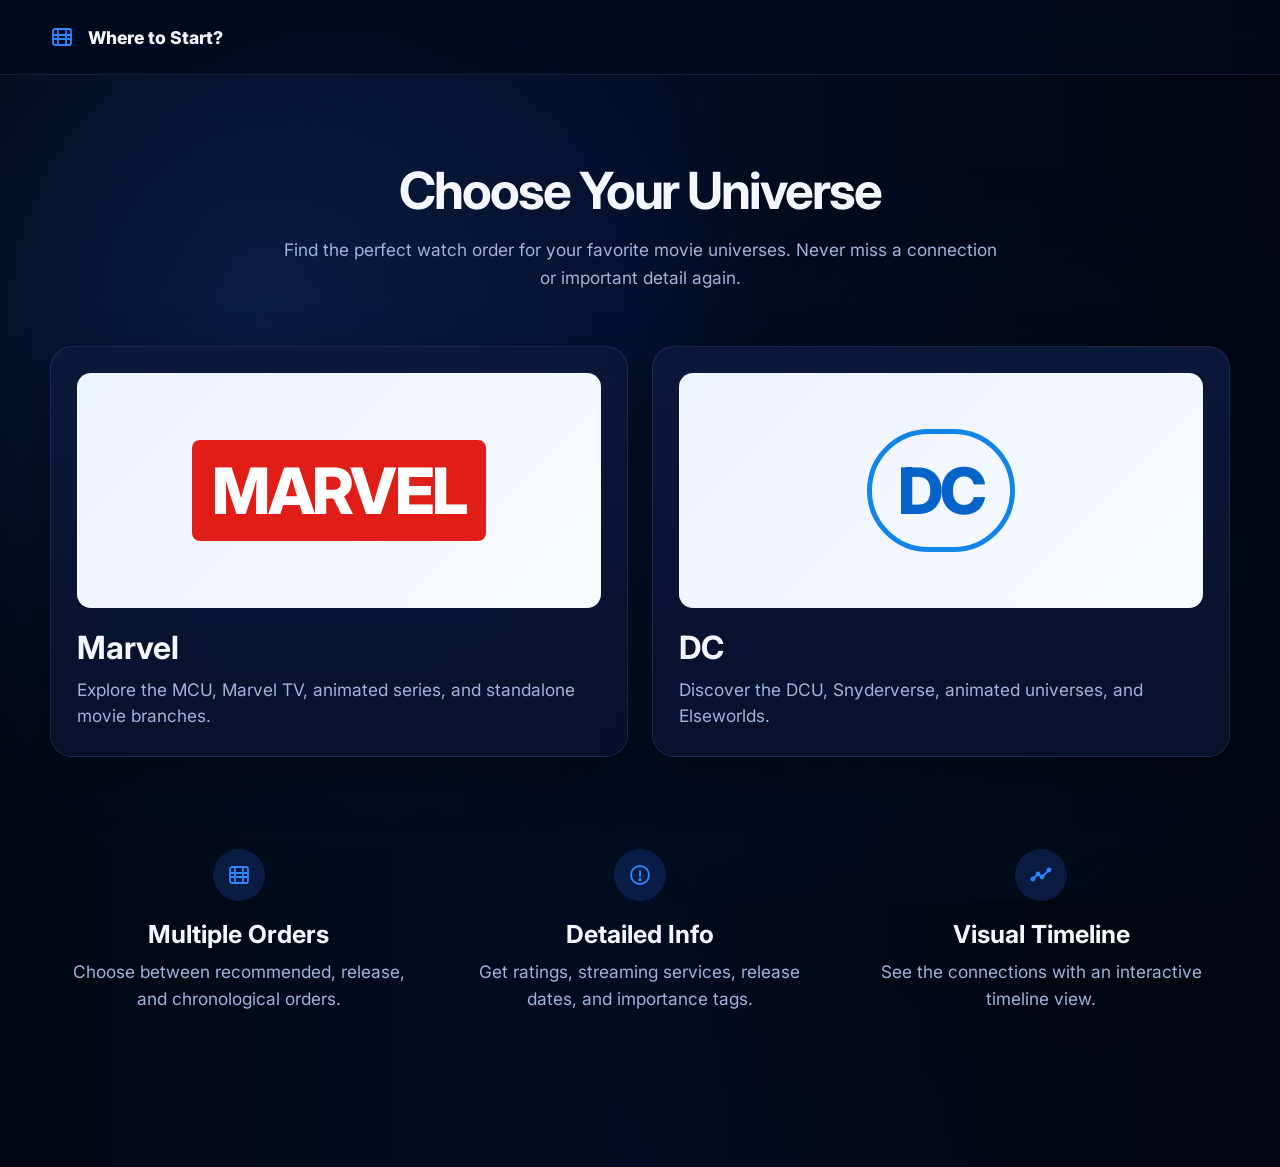
<file: index.html>
<!DOCTYPE html>
<html lang="en">
<head>
  <meta charset="UTF-8" />
  <meta name="viewport" content="width=device-width, initial-scale=1.0" />
  <title>Where to Start?</title>
  <link rel="preconnect" href="https://fonts.googleapis.com">
  <link rel="preconnect" href="https://fonts.gstatic.com" crossorigin>
  <link href="https://fonts.googleapis.com/css2?family=Inter:wght@400;500;600;700;800&display=swap" rel="stylesheet">
  <link rel="stylesheet" href="style.css" />
</head>
<body data-page="home">
  <header class="site-header">
    <div class="header-inner container">
      <a class="brand" href="index.html" aria-label="Where to Start home">
        <span class="brand-icon">
          <svg viewBox="0 0 24 24" aria-hidden="true">
            <rect x="3" y="4" width="18" height="16" rx="2"></rect>
            <line x1="8" y1="4" x2="8" y2="20"></line>
            <line x1="16" y1="4" x2="16" y2="20"></line>
            <line x1="3" y1="10" x2="21" y2="10"></line>
            <line x1="3" y1="14" x2="21" y2="14"></line>
          </svg>
        </span>
        <span>Where to Start?</span>
      </a>
    </div>
  </header>

  <main class="page-shell">
    <section class="hero container">
      <h1>Choose Your Universe</h1>
      <p>
        Find the perfect watch order for your favorite movie universes.
        Never miss a connection or important detail again.
      </p>

      <div class="franchise-grid">
        <a class="big-card franchise-card" href="universe.html?franchise=marvel">
          <div class="franchise-art marvel-art">
            <span>MARVEL</span>
          </div>
          <div class="card-copy">
            <h2>Marvel</h2>
            <p>Explore the MCU, Marvel TV, animated series, and standalone movie branches.</p>
          </div>
        </a>

        <a class="big-card franchise-card" href="universe.html?franchise=dc">
          <div class="franchise-art dc-art">
            <span>DC</span>
          </div>
          <div class="card-copy">
            <h2>DC</h2>
            <p>Discover the DCU, Snyderverse, animated universes, and Elseworlds.</p>
          </div>
        </a>
      </div>

      <div class="feature-grid">
        <article class="feature-item">
          <div class="feature-icon">
            <svg viewBox="0 0 24 24" aria-hidden="true">
              <rect x="3" y="4" width="18" height="16" rx="2"></rect>
              <line x1="8" y1="4" x2="8" y2="20"></line>
              <line x1="16" y1="4" x2="16" y2="20"></line>
              <line x1="3" y1="10" x2="21" y2="10"></line>
              <line x1="3" y1="14" x2="21" y2="14"></line>
            </svg>
          </div>
          <h3>Multiple Orders</h3>
          <p>Choose between recommended, release, and chronological orders.</p>
        </article>

        <article class="feature-item">
          <div class="feature-icon">
            <svg viewBox="0 0 24 24" aria-hidden="true">
              <circle cx="12" cy="12" r="9"></circle>
              <line x1="12" y1="8" x2="12" y2="13"></line>
              <circle cx="12" cy="16.5" r="0.8"></circle>
            </svg>
          </div>
          <h3>Detailed Info</h3>
          <p>Get ratings, streaming services, release dates, and importance tags.</p>
        </article>

        <article class="feature-item">
          <div class="feature-icon">
            <svg viewBox="0 0 24 24" aria-hidden="true">
              <polyline points="4 16 9 11 13 14 20 7"></polyline>
              <circle cx="4" cy="16" r="1.5"></circle>
              <circle cx="9" cy="11" r="1.5"></circle>
              <circle cx="13" cy="14" r="1.5"></circle>
              <circle cx="20" cy="7" r="1.5"></circle>
            </svg>
          </div>
          <h3>Visual Timeline</h3>
          <p>See the connections with an interactive timeline view.</p>
        </article>
      </div>
    </section>
  </main>

  <script src="data.js"></script>
  <script src="script.js"></script>
</body>
</html>
</file>
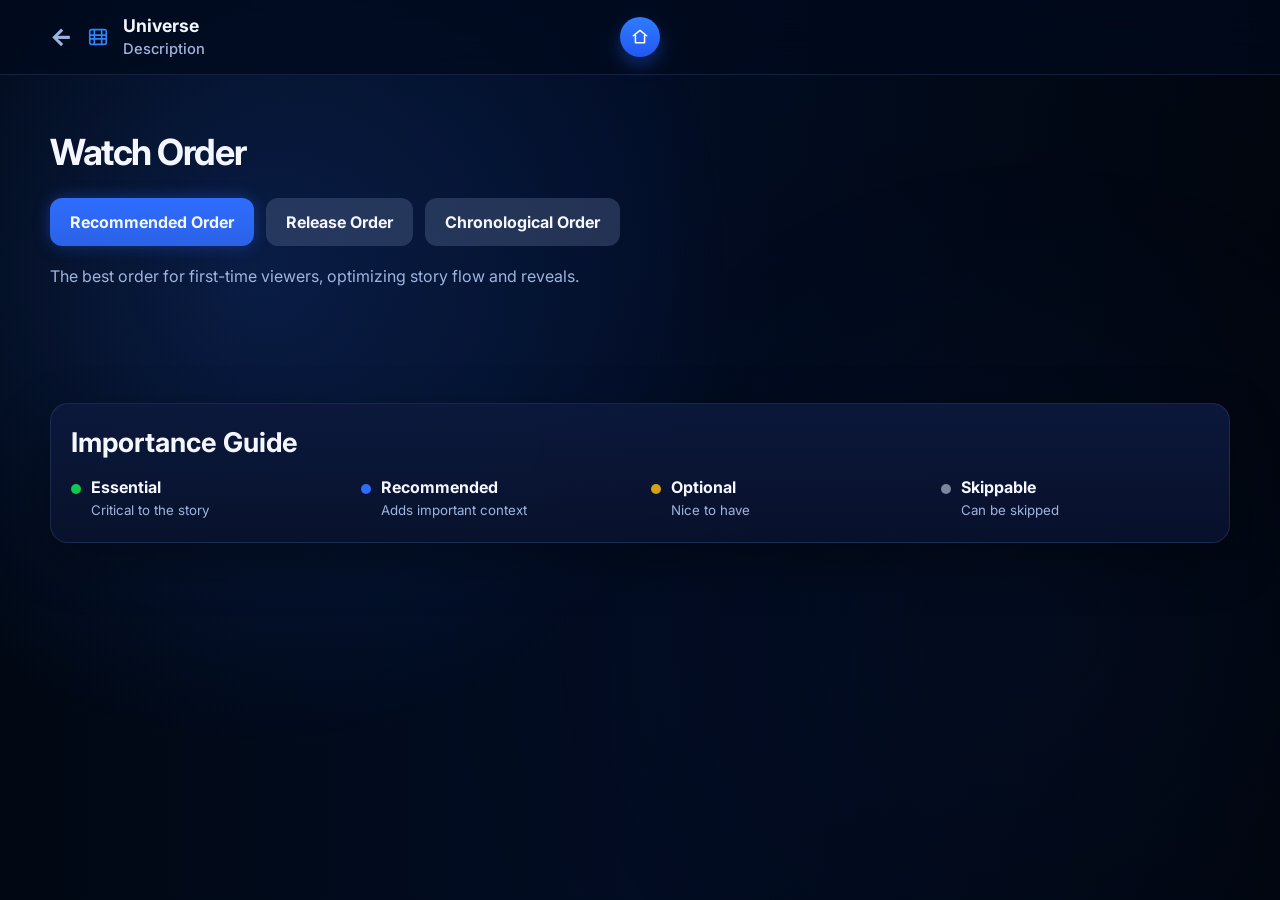
<file: timeline.html>
<!DOCTYPE html>
<html lang="en">
<head>
  <meta charset="UTF-8" />
  <meta name="viewport" content="width=device-width, initial-scale=1.0" />
  <title>Timeline | Where to Start?</title>
  <link rel="preconnect" href="https://fonts.googleapis.com">
  <link rel="preconnect" href="https://fonts.gstatic.com" crossorigin>
  <link href="https://fonts.googleapis.com/css2?family=Inter:wght@400;500;600;700;800&display=swap" rel="stylesheet">
  <link rel="stylesheet" href="style.css" />
</head>
<body data-page="timeline">
  <header class="site-header">
    <div class="header-grid container">
      <a class="nav-link" id="backToUniverse" href="universe.html" aria-label="Back to universes">
        <span class="arrow">←</span>
        <span class="brand-icon small">
          <svg viewBox="0 0 24 24" aria-hidden="true">
            <rect x="3" y="4" width="18" height="16" rx="2"></rect>
            <line x1="8" y1="4" x2="8" y2="20"></line>
            <line x1="16" y1="4" x2="16" y2="20"></line>
            <line x1="3" y1="10" x2="21" y2="10"></line>
            <line x1="3" y1="14" x2="21" y2="14"></line>
          </svg>
        </span>
        <span>
          <strong id="timelineTitle">Universe</strong>
          <small id="timelineDescription">Description</small>
        </span>
      </a>

      <a class="home-button" href="index.html" aria-label="Home">
        <svg viewBox="0 0 24 24" aria-hidden="true">
          <path d="M4 10.5 12 4l8 6.5"></path>
          <path d="M6.5 10v9h11v-9"></path>
        </svg>
      </a>
      <div></div>
    </div>
  </header>

  <main class="page-shell">
    <section class="container section-spacer">
      <h1 class="content-heading">Watch Order</h1>

      <div class="tab-row" id="tabRow" role="tablist" aria-label="Watch order tabs">
        <button class="tab-button active" data-order="recommended">Recommended Order</button>
        <button class="tab-button" data-order="release">Release Order</button>
        <button class="tab-button" data-order="chronological">Chronological Order</button>
      </div>

      <p class="helper-text" id="orderDescription">
        The best order for first-time viewers, optimizing story flow and reveals.
      </p>

      <div id="timelineTrack" class="timeline-track"></div>

      <section class="legend-box">
        <h2>Importance Guide</h2>
        <div class="legend-grid">
          <div class="legend-item"><span class="dot essential"></span><div><strong>Essential</strong><small>Critical to the story</small></div></div>
          <div class="legend-item"><span class="dot recommended"></span><div><strong>Recommended</strong><small>Adds important context</small></div></div>
          <div class="legend-item"><span class="dot optional"></span><div><strong>Optional</strong><small>Nice to have</small></div></div>
          <div class="legend-item"><span class="dot skippable"></span><div><strong>Skippable</strong><small>Can be skipped</small></div></div>
        </div>
      </section>
    </section>
  </main>

  <div id="modalOverlay" class="modal-overlay hidden">
    <div class="modal-card">
      <button class="close-modal" id="closeModal" aria-label="Close details">×</button>
      <div class="modal-hero" id="modalHero"></div>
      <div class="modal-body" id="modalBody"></div>
    </div>
  </div>

  <script src="data.js"></script>
  <script src="script.js"></script>
</body>
</html>
</file>
<file: style.css>
* {
  box-sizing: border-box;
}

:root {
  --marvel: #e62429;
  --dc: #0074e8;
  --bg: #020b21;
  --bg-soft: #08152f;
  --panel: rgba(10, 22, 54, 0.92);
  --panel-2: rgba(12, 27, 63, 0.96);
  --line: rgba(120, 150, 210, 0.16);
  --line-strong: rgba(120, 150, 210, 0.24);
  --text: #f4f7ff;
  --muted: #9fb4dd;
  --blue: #2f6dff;
  --blue-2: #65a3ff;
  --green: #12cb58;
  --yellow: #f4bf24;
  --gray: #7f8ba4;
  --shadow: 0 18px 50px rgba(0, 0, 0, 0.35);
  --radius: 22px;
  --radius-sm: 16px;
  --container: 1180px;
}

html {
  scroll-behavior: smooth;
}

body {
  margin: 0;
  min-height: 100vh;
  font-family: "Inter", sans-serif;
  color: var(--text);
  background:
    radial-gradient(circle at 20% 30%, rgba(47,109,255,0.12), transparent 40%),
    radial-gradient(circle at 80% 70%, rgba(0,0,0,0.3), transparent 50%),
    linear-gradient(90deg, #010813 0%, #020d24 50%, #01060f 100%);
}
img {
  max-width: 100%;
  display: block;
}

a {
  color: inherit;
  text-decoration: none;
}

button {
  font: inherit;
}

.container {
  width: min(calc(100% - 32px), var(--container));
  margin: 0 auto;
}

.site-header {
  position: sticky;
  top: 0;
  z-index: 50;
  backdrop-filter: blur(18px);
  background: rgba(1, 10, 29, 0.74);
  border-bottom: 1px solid var(--line);
}

.header-inner,
.header-grid {
  min-height: 74px;
  display: flex;
  align-items: center;
}

.header-grid {
  display: grid;
  grid-template-columns: 1fr auto 1fr;
  gap: 16px;
}

.brand,
.nav-link {
  display: inline-flex;
  align-items: center;
  gap: 14px;
  font-weight: 800;
  font-size: 1.1rem;
}

.nav-link small {
  display: block;
  color: var(--muted);
  font-size: 0.92rem;
  font-weight: 500;
  margin-top: 4px;
  line-height: 1.35;
}

.arrow {
  font-size: 1.5rem;
  color: var(--muted);
}

.brand-icon,
.feature-icon,
.home-button {
  display: inline-flex;
  align-items: center;
  justify-content: center;
}

.brand-icon svg,
.feature-icon svg,
.home-button svg,
.meta-icon svg {
  width: 24px;
  height: 24px;
  fill: none;
  stroke: #2e86ff;
  stroke-width: 1.8;
  stroke-linecap: round;
  stroke-linejoin: round;
}

.brand-icon {
  width: 24px;
  height: 24px;
}

.brand-icon.small {
  width: 22px;
  height: 22px;
}

.home-button {
  justify-self: center;
  width: 40px;
  height: 40px;
  background: linear-gradient(180deg, #2e7dff 0%, #2357f2 100%);
  border-radius: 999px;
  box-shadow: 0 8px 18px rgba(47, 109, 255, 0.35);
}

.home-button svg {
  width: 20px;
  height: 20px;
  stroke: white;
}

.page-shell {
  padding-bottom: 70px;
}

.hero {
  padding-top: 88px;
  padding-bottom: 72px;
  text-align: center;
}

.hero h1,
.section-title h1,
.content-heading {
  margin: 0;
  font-size: clamp(2rem, 4vw, 3.25rem);
  line-height: 1.08;
  letter-spacing: -0.04em;
}

.hero p,
.section-title p,
.helper-text {
  max-width: 720px;
  margin: 18px auto 0;
  color: var(--muted);
  font-size: 1.08rem;
  line-height: 1.6;
}

.franchise-grid {
  margin-top: 54px;
  display: grid;
  grid-template-columns: repeat(2, minmax(0, 1fr));
  gap: 24px;
}

.big-card,
.universe-card,
.timeline-card,
.legend-box,
.modal-card {
  border: 1px solid var(--line);
 background: linear-gradient(
  180deg,
  rgba(12, 25, 60, 0.95),
  rgba(8, 18, 45, 0.92)
);
  box-shadow: var(--shadow);
}

.big-card {
  border-radius: var(--radius);
  padding: 26px;
  text-align: left;
  transition: transform 0.25s ease, border-color 0.25s ease, box-shadow 0.25s ease;
}

.big-card:hover,
.universe-card:hover,
.timeline-card:hover {
  transform: translateY(-4px);
  border-color: rgba(101, 163, 255, 0.45);
  box-shadow: 0 22px 55px rgba(0, 0, 0, 0.45);
}

.franchise-art {
  min-height: 235px;
  border-radius: 14px;
  display: grid;
  place-items: center;
  font-size: clamp(2.25rem, 5vw, 4.25rem);
  font-weight: 800;
  margin-bottom: 20px;
  border: 1px solid rgba(255, 255, 255, 0.08);
  overflow: hidden;
}

.franchise-art span {
  display: inline-flex;
  padding: 12px 20px;
  border-radius: 8px;
  letter-spacing: -0.04em;
}

.marvel-art {
  background: linear-gradient(135deg, #edf2ff, #f8fbff);
}

.marvel-art span {
  background: #e01d17;
  color: white;
}

.dc-art {
  background: linear-gradient(135deg, #edf2ff, #f8fbff);
  color: #0663c9;
}

.dc-art span {
  border: 5px solid #1185e9;
  border-radius: 999px;
  padding: 18px 26px;
}

.card-copy h2 {
  margin: 0 0 10px;
  font-size: 2rem;
}

.card-copy p {
  margin: 0;
  color: var(--muted);
  line-height: 1.55;
}

.feature-grid {
  margin-top: 80px;
  display: grid;
  grid-template-columns: repeat(3, minmax(0, 1fr));
  gap: 24px;
}

.feature-item {
  padding: 12px 16px;
}

.feature-icon {
  width: 52px;
  height: 52px;
  margin: 0 auto 18px;
  border-radius: 999px;
  background: rgba(47, 109, 255, 0.18);
}

.feature-item h3 {
  margin: 0 0 10px;
  font-size: 1.55rem;
}

.feature-item p {
  margin: 0;
  color: var(--muted);
  line-height: 1.55;
}

.section-spacer {
  padding-top: 58px;
}

.centered {
  text-align: center;
}

.universe-grid {
  margin-top: 38px;
  display: grid;
  grid-template-columns: repeat(3, minmax(0, 1fr));
  gap: 22px;
}

.universe-card {
  border-radius: var(--radius-sm);
  padding: 26px 22px 18px;
  min-height: 196px;
  display: flex;
  flex-direction: column;
  justify-content: space-between;
  position: relative;
  overflow: hidden;
  transition:
    transform 0.32s ease,
    border-color 0.32s ease,
    box-shadow 0.32s ease,
    background 0.32s ease,
    min-height 0.32s ease;
}

.universe-card:hover {
  transform: translateY(-8px) scale(1.01);
  border-color: rgba(101, 163, 255, 0.42);
  box-shadow: 0 22px 55px rgba(0, 0, 0, 0.45);
  min-height: 280px;
}

.universe-main {
  position: relative;
  z-index: 2;
}

.universe-card h2 {
  margin: 0 0 12px;
  font-size: 1.9rem;
  line-height: 1.15;
  transition: transform 0.25s ease;
}

.universe-card:hover h2 {
  transform: translateY(-2px);
}

.universe-card p {
  margin: 0;
  color: var(--muted);
  line-height: 1.55;
  transition: color 0.25s ease;
}

.universe-card:hover p {
  color: #cfe0ff;
}

.universe-card h2 {
  margin: 0 0 12px;
  font-size: 1.9rem;
  line-height: 1.15;
}

.universe-card p {
  margin: 0;
  color: var(--muted);
  line-height: 1.55;
}

.universe-footer {
  margin-top: 18px;
  display: flex;
  align-items: center;
  justify-content: space-between;
  gap: 12px;
  color: var(--muted);
}

.universe-footer strong {
  font-weight: 500;
  color: var(--muted);
}

.universe-footer span {
  color: #2f82ff;
  font-weight: 600;
}

.universe-preview {
  position: relative;
  height: 0;
  opacity: 0;
  margin-top: 0;
  pointer-events: none;
  transition:
    height 0.32s ease,
    opacity 0.28s ease,
    margin-top 0.32s ease;
}

.universe-card:hover .universe-preview {
  height: 120px;
  opacity: 1;
  margin-top: 18px;
}

.universe-preview-track {
  position: relative;
  width: 100%;
  height: 120px;
}

.universe-preview-poster {
  position: absolute;
  top: 0;
  left: 50%;
  width: 74px;
  aspect-ratio: 2 / 3;
  border-radius: 10px;
  overflow: hidden;
  background: #0b1220;
  border: 1px solid rgba(255, 255, 255, 0.08);
  box-shadow: 0 12px 24px rgba(0, 0, 0, 0.28);
  opacity: 0;
  transform: translateX(-50%) scale(0.88);
  transition:
    transform 0.45s ease,
    opacity 0.3s ease,
    box-shadow 0.3s ease;
}

.universe-preview-poster img {
  width: 100%;
  height: 100%;
  object-fit: cover;
}

.universe-preview-poster.is-center {
  opacity: 1;
  transform: translateX(-50%) translateY(0) scale(1);
  z-index: 3;
}

.universe-preview-poster.is-left {
  opacity: 0.82;
  transform: translateX(calc(-50% - 52px)) translateY(8px) rotate(-8deg) scale(0.92);
  z-index: 2;
}

.universe-preview-poster.is-right {
  opacity: 0.82;
  transform: translateX(calc(-50% + 52px)) translateY(8px) rotate(8deg) scale(0.92);
  z-index: 2;
}

.universe-preview-poster.is-hidden {
  opacity: 0;
  transform: translateX(-50%) scale(0.8);
  z-index: 1;
}

.universe-card::before {
  content: "";
  position: absolute;
  inset: -30% -20% auto;
  height: 140px;
  background: radial-gradient(circle at center, rgba(70, 130, 255, 0.16), transparent 70%);
  opacity: 0;
  transition: opacity 0.3s ease, transform 0.35s ease;
  transform: translateY(-18px);
  pointer-events: none;
}

.universe-card:hover::before {
  opacity: 1;
  transform: translateY(0);
}

.content-heading {
  font-size: 2.25rem;
}

.tab-row {
  margin-top: 26px;
  display: flex;
  gap: 12px;
  flex-wrap: wrap;
}

.tab-button {
  border: 0;
  border-radius: 12px;
  background: rgba(77, 94, 132, 0.45);
  color: var(--text);
  padding: 14px 20px;
  font-weight: 700;
  cursor: pointer;
  transition: background 0.2s ease, transform 0.2s ease;
}

.tab-button:hover {
  transform: translateY(-1px);
}

.tab-button.active {
  background: linear-gradient(180deg, #2f6dff 0%, #2b62e7 100%);
}

.helper-text {
  margin-left: 0;
  margin-right: 0;
  max-width: none;
  font-size: 1rem;
}

.timeline-track {
  margin-top: 34px;
  display: flex;
  gap: 28px;
  overflow-x: auto;
  overflow-y: hidden;
  padding-top: 24px;
  padding-bottom: 16px;
  scroll-snap-type: x proximity;
}


.timeline-track::-webkit-scrollbar {
  height: 10px;
}

.timeline-track::-webkit-scrollbar-thumb {
  background: rgba(90, 133, 220, 0.35);
  border-radius: 999px;
}

.timeline-card {
  width: 192px;
  min-width: 192px;
  border-radius: 16px;
  padding: 0 0 18px;
  position: relative;
  scroll-snap-align: start;
  cursor: pointer;
  transition:
    transform 0.28s ease,
    box-shadow 0.28s ease,
    border-color 0.28s ease,
    background 0.28s ease;
  overflow: visible;
}

.timeline-card:hover {
  transform: translateY(-6px) scale(1.02);
  box-shadow: 0 24px 50px rgba(0, 0, 0, 0.45);
}

.timeline-card h3 {
  font-size: 1.18rem;
  margin: 12px 14px 4px;
  line-height: 1.2;
  transition: transform 0.25s ease, color 0.25s ease;
}

.timeline-card:hover h3 {
  transform: translateY(-2px);
  color: #ffffff;
}

.timeline-card p {
  margin: 0 14px;
  color: var(--muted);
  font-size: 0.96rem;
  transition: color 0.25s ease;
}

.timeline-card:hover p {
  color: #c9d8ff;
}

.poster-image-wrap {
  position: relative;
  margin: 9px auto 0;
  width: calc(100% - 18px);
  aspect-ratio: 2 / 3;
  min-height: 268px;
  max-height: 268px;
  overflow: hidden;
  border-radius: 14px;
  border: 1px solid rgba(255, 255, 255, 0.09);
  background: #0b1220;
  box-shadow: 0 8px 24px rgba(0, 0, 0, 0.35);
  transition:
    transform 0.3s ease,
    box-shadow 0.3s ease,
    border-color 0.3s ease;
}

.poster-image-wrap::before {
  content: "";
  position: absolute;
  inset: 0;
  background: linear-gradient(
    115deg,
    transparent 20%,
    rgba(255, 255, 255, 0.08) 40%,
    transparent 60%
  );
  transform: translateX(-140%);
  transition: transform 0.7s ease;
  z-index: 1;
  pointer-events: none;
}

.timeline-card:hover .poster-image-wrap {
  transform: translateY(-2px);
  border-color: rgba(101, 163, 255, 0.38);
  box-shadow:
    0 18px 34px rgba(0, 0, 0, 0.4),
    0 0 0 1px rgba(101, 163, 255, 0.14);
}

.timeline-card:hover .poster-image-wrap::before {
  transform: translateX(140%);
}

.poster-image {
  width: 100%;
  height: 100%;
  object-fit: cover;
  object-position: center;
  transition: transform 0.38s ease, filter 0.38s ease;
}

.timeline-card:hover .poster-image {
  transform: scale(1.06);
  filter: saturate(1.08) brightness(1.03);
}

.poster-top {
  position: absolute;
  top: 8px;
  left: 8px;
  right: 8px;
  display: flex;
  align-items: flex-start;
  justify-content: space-between;
  gap: 6px;
  z-index: 2;
}

.rating-pill,
.tag-pill,
.watch-pill {
  display: inline-flex;
  align-items: center;
  border-radius: 8px;
  font-weight: 700;
  white-space: nowrap;
  line-height: 1;
}

.poster-top .rating-pill {
  padding: 4px 7px;
  font-size: 0.72rem;
  flex: 0 0 auto;
  max-width: 42%;
}

.poster-top .tag-pill {
  padding: 4px 8px;
  font-size: 0.7rem;
  flex: 0 1 auto;
  max-width: 56%;
  margin-left: auto;
  transform: translateX(-2px);
  overflow: hidden;
  text-overflow: ellipsis;
}
.rating-pill {
  flex: 0 0 auto;
}

.tag-pill {
  flex: 0 1 auto;
}

.rating-pill {
  background: rgba(0, 0, 0, 0.7);
  color: #fff;
}

.tag-pill {
  color: white;
}

.modal-meta-line .tag-pill {
  display: inline-flex;
  align-items: center;
  padding: 6px 12px;   /* more space inside */
  border-radius: 999px; /* fully rounded like pill */
  font-size: 0.85rem;
  font-weight: 700;
  margin-left: 8px;     /* space from text */
}

.modal-meta-line {
  display: flex;
  align-items: center;
  gap: 8px;
}

.watch-pill {
  background: rgba(70, 91, 131, 0.45);
  border: 1px solid rgba(143, 167, 214, 0.18);
  color: var(--text);
}

.tag-essential {
  background: #16e06a;
}

.tag-recommended {
  background: #3a82ff;
}

.tag-optional {
  background: #f2b93b;
  color: #10131b;
}

.tag-skippable {
  background: #6b778f;
}

.marvel-theme {
  border-color: rgba(230, 36, 41, 0.4);
}

.marvel-theme:hover {
  box-shadow: 0 0 25px rgba(230, 36, 41, 0.25);
}

.dc-theme {
  border-color: rgba(0, 116, 232, 0.4);
}

.dc-theme:hover {
  box-shadow: 0 0 25px rgba(0, 116, 232, 0.25);
}

.poster-top .tag-pill {
  margin-left: auto;
  transform: translateX(-4px);
}

.timeline-card h3 {
  font-size: 1.18rem;
  margin: 12px 14px 4px;
  line-height: 1.2;
}

.poster-top .tag-pill {
  margin-left: auto;
}

.timeline-card p {
  margin: 0 14px;
  color: var(--muted);
  font-size: 0.96rem;
}

.order-marker {
  margin-top: 16px;
  display: grid;
  place-items: center;
  gap: 6px;
  color: #5f7fc2;
  font-size: 0.8rem;
}

.order-dot {
  width: 13px;
  height: 13px;
  border-radius: 999px;
  background: #2f6dff;
  box-shadow: 0 0 0 3px rgba(15, 27, 56, 1), 0 0 0 4px rgba(52, 112, 255, 0.35);
}

.timeline-card::after {
  content: "";
  position: absolute;
  top: 235px;
  left: 100%;
  width: 30px;
  height: 3px;
  background: #2f6dff;
  border-radius: 999px;
}

.timeline-card:last-child::after {
  display: none;
}

.legend-box {
  margin-top: 40px;
  border-radius: 18px;
  padding: 22px 20px;
}

.legend-box h2 {
  margin: 0 0 18px;
  font-size: 1.7rem;
}

.legend-grid {
  display: grid;
  grid-template-columns: repeat(4, minmax(0, 1fr));
  gap: 22px;
}

.legend-item {
  display: flex;
  align-items: flex-start;
  gap: 10px;
}

.legend-item strong {
  display: block;
  margin-bottom: 4px;
}

.legend-item small {
  display: block;
  color: var(--muted);
  line-height: 1.4;
}

.dot {
  width: 10px;
  height: 10px;
  border-radius: 999px;
  display: inline-block;
  margin-top: 7px;
  flex-shrink: 0;
}

.dot.essential {
  background: #10c850;
}

.dot.recommended {
  background: #2f6dff;
}

.dot.optional {
  background: #d2a114;
}

.dot.skippable {
  background: #7b879e;
}

.gold-star {
  color: var(--yellow);
}

.hidden {
  display: none !important;
}
/* =========================
   HOME PAGE ANIMATIONS
========================= */

.big-card {
  transition:
    transform 0.3s ease,
    box-shadow 0.3s ease,
    border-color 0.3s ease;
}

.big-card:hover {
  transform: translateY(-8px) scale(1.01);
  box-shadow:
    0 24px 60px rgba(0, 0, 0, 0.45),
    0 0 30px rgba(47, 109, 255, 0.12);
}

.big-card .franchise-art {
  transition: transform 0.35s ease, filter 0.35s ease;
}

.big-card:hover .franchise-art {
  transform: scale(1.02);
  filter: brightness(1.03);
}

/* Shine effect */
.franchise-art {
  position: relative;
  overflow: hidden;
}

.franchise-art::before {
  content: "";
  position: absolute;
  inset: 0;
  background: linear-gradient(
    115deg,
    transparent 20%,
    rgba(255, 255, 255, 0.14) 45%,
    transparent 70%
  );
  transform: translateX(-140%);
  transition: transform 0.8s ease;
}

.big-card:hover .franchise-art::before {
  transform: translateX(140%);
}

/* Fade-up animation */
.hero,
.franchise-grid,
.feature-grid {
  animation: fadeUp 0.7s ease both;
}

.franchise-grid {
  animation-delay: 0.08s;
}

.feature-grid {
  animation-delay: 0.16s;
}

.hero h1 {
  animation: fadeUp 0.6s ease both;
}

.hero p {
  animation: fadeUp 0.7s ease both;
  animation-delay: 0.08s;
}

@keyframes fadeUp {
  from {
    opacity: 0;
    transform: translateY(18px);
  }
  to {
    opacity: 1;
    transform: translateY(0);
  }
}

/* Icon hover */
.home-button,
.feature-icon {
  transition: transform 0.25s ease, box-shadow 0.25s ease;
}

.home-button:hover,
.feature-icon:hover {
  transform: translateY(-2px) scale(1.06);
}

html {
  scroll-behavior: smooth;
}

.timeline-track {
  scroll-behavior: smooth;
}

body::before {
  content: "";
  position: fixed;
  inset: 0;
  background: radial-gradient(circle at 20% 30%, rgba(47,109,255,0.08), transparent 40%),
              radial-gradient(circle at 80% 70%, rgba(47,109,255,0.06), transparent 40%);
  pointer-events: none;
  z-index: -1;
  animation: bgMove 12s ease-in-out infinite alternate;
}

@keyframes bgMove {
  from {
    transform: translateY(0px);
  }
  to {
    transform: translateY(-20px);
  }
}

.tab-button.active {
  background: linear-gradient(180deg, #2f6dff 0%, #2b62e7 100%);
  box-shadow: 0 0 16px rgba(47,109,255,0.35);
}

.timeline-track:hover .timeline-card {
  opacity: 0.6;
}

.timeline-track:hover .timeline-card:hover {
  opacity: 1;
}

.timeline-card {
  cursor: pointer;
}

.big-card {
  cursor: pointer;
}

.universe-card {
  cursor: pointer;
}
.timeline-card:hover {
  cursor: pointer;
}

.tag-essential {
  background: #10c850;
  animation: pulseGlow 2s ease-in-out infinite;
}

@keyframes pulseGlow {
  0% { box-shadow: 0 0 0 rgba(16,200,80,0.4); }
  50% { box-shadow: 0 0 10px rgba(16,200,80,0.6); }
  100% { box-shadow: 0 0 0 rgba(16,200,80,0.4); }
}

.modal-hero-image {
  transition: transform 0.6s ease;
}

.modal-card:hover .modal-hero-image {
  transform: scale(1.12);
}

.timeline-card:active,
.big-card:active,
.universe-card:active {
  transform: scale(0.98);
}

.universe-card:hover,
.big-card:hover {
  backdrop-filter: blur(18px);
}

/* =========================
   MODAL OVERLAY (background behind everything)
========================= */
.modal-overlay {
  position: fixed;
  inset: 0;
  z-index: 120;
  padding: 36px 18px;

  background: rgba(0, 10, 30, 0.35);
  backdrop-filter: blur(14px);

  overflow-y: auto;
}


/* =========================
   MODAL CARD (GLASS PANEL)
========================= */
.modal-card {
  position: relative;
  width: min(1080px, 100%);
  margin: 0 auto;
  border-radius: 24px;
  overflow: hidden;

  background: rgba(15, 25, 55, 0.35);
  backdrop-filter: blur(20px);

  border: 1px solid rgba(255, 255, 255, 0.08);

  box-shadow:
    0 20px 60px rgba(0, 0, 0, 0.45),
    inset 0 1px 0 rgba(255, 255, 255, 0.06);
}


/* =========================
   CLOSE BUTTON
========================= */
.close-modal {
  position: absolute;
  top: 16px;
  right: 16px;
  z-index: 5;

  border: 0;
  width: 46px;
  height: 46px;
  border-radius: 999px;

  background: rgba(2, 7, 25, 0.65);
  backdrop-filter: blur(8px);

  color: white;
  font-size: 2rem;
  cursor: pointer;
}

.close-modal:hover {
  background: rgba(12, 20, 45, 0.9);
}


/* =========================
   BLURRED BACKGROUND IMAGE
========================= */
.modal-hero {
  position: absolute;
  inset: 0;
  overflow: hidden;
  pointer-events: none;
}

.modal-hero-image {
  width: 100%;
  height: 100%;
  object-fit: cover;

  filter: blur(25px) brightness(0.6);
  opacity: 0.6;

  transform: scale(1.1);
}


/* =========================
   MAIN CONTENT
========================= */
.modal-body {
  position: relative;
  z-index: 2;

  padding: 54px 56px 32px;
  background: transparent;
}


/* =========================
   LAYOUT (POSTER + TEXT)
========================= */
.modal-layout {
  display: grid;
  grid-template-columns: 190px minmax(0, 1fr);
  gap: 26px;
  align-items: start;
}


/* =========================
   POSTER FRAME
========================= */
.modal-poster-wrap {
  width: 190px;
  aspect-ratio: 2 / 3;

  overflow: hidden;
  border-radius: 14px;

  background: #0b1220;
  border: 1px solid rgba(255, 255, 255, 0.08);

  box-shadow: 0 8px 24px rgba(0, 0, 0, 0.35);

  flex-shrink: 0;
}

.modal-poster-image {
  width: 100%;
  height: 100%;
  object-fit: cover;
}


/* =========================
   HEADER (FIXED HEIGHT FOR CONSISTENCY)
========================= */
.modal-header-copy {
  min-height: 160px;
  display: flex;
  flex-direction: column;
  justify-content: flex-end;
}


/* =========================
   TITLE
========================= */
.modal-title-row {
  display: flex;
  align-items: baseline;
  flex-wrap: wrap;
  gap: 10px;
}

.modal-title-row h2 {
  margin: 0;
  font-size: clamp(2rem, 3vw, 3rem);
  letter-spacing: -0.04em;
}

.modal-year {
  color: #9fb0d7;
  font-size: clamp(1.15rem, 2vw, 1.7rem);
}


/* =========================
   META LINE (RATING + TAG)
========================= */
.modal-meta-line {
  margin-top: 14px;

  display: flex;
  align-items: center;
  gap: 10px 14px;

  font-size: 1.05rem;
  color: #d7e3ff;
}


/* FIX TAG SIZE IN MODAL */
.modal-meta-line .tag-pill {
  display: inline-flex;
  align-items: center;

  padding: 6px 12px;
  border-radius: 999px;

  font-size: 0.85rem;
  font-weight: 700;
}


/* =========================
   SYNOPSIS
========================= */
.synopsis-block {
  margin-top: 24px;
}

.synopsis-block h3 {
  margin: 0 0 12px;
  font-size: 1.15rem;
}

.synopsis-block p {
  margin: 0;
  line-height: 1.8;
  color: #edf3ff;
}


/* =========================
   META GRID
========================= */
.meta-grid {
  margin-top: 32px;

  display: grid;
  grid-template-columns: repeat(2, minmax(0, 1fr));
  gap: 22px 28px;
}

.meta-block {
  display: flex;
  gap: 12px;
}

.meta-icon {
  width: 24px;
  height: 24px;
  margin-top: 2px;
}

.meta-block small {
  display: block;
  color: var(--muted);
  margin-bottom: 4px;
}

.meta-block strong {
  display: block;
}


/* =========================
   REASON BOX
========================= */
.reason-box {
  margin-top: 32px;

  border: 1px solid rgba(255, 255, 255, 0.08);
  border-radius: 14px;

  padding: 18px 20px;

  background: rgba(255, 255, 255, 0.03);
}

.reason-title {
  display: flex;
  align-items: center;
  gap: 10px;

  font-weight: 800;
  margin-bottom: 10px;
}

/* modal pop animation */
.modal-overlay {
  animation: modalFadeIn 0.22s ease;
}

.modal-card {
  transform-origin: center top;
  animation: modalPopIn 0.28s cubic-bezier(0.18, 0.9, 0.22, 1);
}

@keyframes modalFadeIn {
  from {
    opacity: 0;
  }
  to {
    opacity: 1;
  }
}

@keyframes modalPopIn {
  0% {
    opacity: 0;
    transform: scale(0.94) translateY(18px);
  }
  60% {
    opacity: 1;
    transform: scale(1.015) translateY(-2px);
  }
  100% {
    opacity: 1;
    transform: scale(1) translateY(0);
  }
}

.modal-overlay.closing {
  animation: modalFadeOut 0.18s ease forwards;
}

.modal-overlay.closing .modal-card {
  animation: modalPopOut 0.18s ease forwards;
}

@keyframes modalFadeOut {
  from {
    opacity: 1;
  }
  to {
    opacity: 0;
  }
}

@keyframes modalPopOut {
  from {
    opacity: 1;
    transform: scale(1) translateY(0);
  }
  to {
    opacity: 0;
    transform: scale(0.96) translateY(10px);
  }
}


/* =========================
   MOBILE FIX
========================= */
@media (max-width: 860px) {
  .modal-layout {
    grid-template-columns: 1fr;
    gap: 20px;
  }

  .universe-card:hover {
  min-height: 196px;
  transform: translateY(-4px);
}

.universe-preview {
  display: none;
}

  .modal-poster-wrap {
    width: 200px;
  }

  .modal-body {
    padding: 30px 20px;
  }

  .meta-grid {
    grid-template-columns: 1fr;
  }
}
@media (max-width: 1100px) {
  .universe-grid {
    grid-template-columns: repeat(2, minmax(0, 1fr));
  }

  .legend-grid {
    grid-template-columns: repeat(2, minmax(0, 1fr));
  }

  .modal-body {
    padding: 42px 30px 28px;
  }

  .modal-title-row {
    margin-top: 92px;
  }
}

@media (max-width: 860px) {
  .franchise-grid,
  .feature-grid,
  .universe-grid {
    grid-template-columns: 1fr;
  }

  .header-grid {
    grid-template-columns: 1fr auto;
  }

  .header-grid > div:last-child {
    display: none;
  }

  .hero {
    padding-top: 72px;
    padding-bottom: 52px;
  }

  .modal-layout {
    grid-template-columns: 1fr;
    gap: 20px;
  }

  .modal-poster-wrap {
    width: 210px;
  }

  .modal-title-row {
    margin-top: 0;
  }

  .synopsis-block {
    margin-top: 30px;
  }

  .meta-grid {
    grid-template-columns: 1fr;
  }

  .timeline-card::after {
    display: none;
  }
}

.timeline-card::before {
  content: "";
  position: absolute;
  inset: -6px;
  border-radius: 20px;
  background: radial-gradient(circle at top center, rgba(47, 109, 255, 0.22), transparent 60%);
  opacity: 0;
  transition: opacity 0.28s ease;
  pointer-events: none;
  z-index: -1;
}

.timeline-card:hover::before {
  opacity: 1;
}
@media (max-width: 640px) {
  .container {
    width: min(calc(100% - 24px), var(--container));
  }

  .site-header {
    position: sticky;
  }

  .brand,
  .nav-link {
    gap: 10px;
    font-size: 1rem;
  }

  .nav-link small {
    font-size: 0.82rem;
  }

  .content-heading {
    font-size: 1.9rem;
  }

  .tab-row {
    gap: 10px;
  }

  .tab-button {
    width: 100%;
    justify-content: center;
    display: flex;
  }

  .timeline-track {
    gap: 18px;
  }

 .timeline-card {
  width: 170px;
  min-width: 170px;
}

  .poster-image-wrap {
    width: calc(100% - 14px);
    min-height: 240px;
    max-height: 240px;
  }

  .legend-grid {
    grid-template-columns: 1fr;
  }

  .legend-box h2 {
    font-size: 1.4rem;
  }

  .modal-overlay {
    padding: 16px 10px;
  }

  .modal-card {
    border-radius: 18px;
  }

  .modal-body {
    padding: 24px 16px 20px;
  }

  .modal-hero {
    height: 240px;
  }

  .modal-poster-wrap {
    width: 165px;
  }

  .modal-title-row h2 {
    font-size: 2rem;
  }

  .modal-meta-line {
    font-size: 1rem;
  }

  .synopsis-block p {
    font-size: 1rem;
  }

  .close-modal {
    width: 42px;
    height: 42px;
    top: 10px;
    right: 10px;
  }
}
</file>
